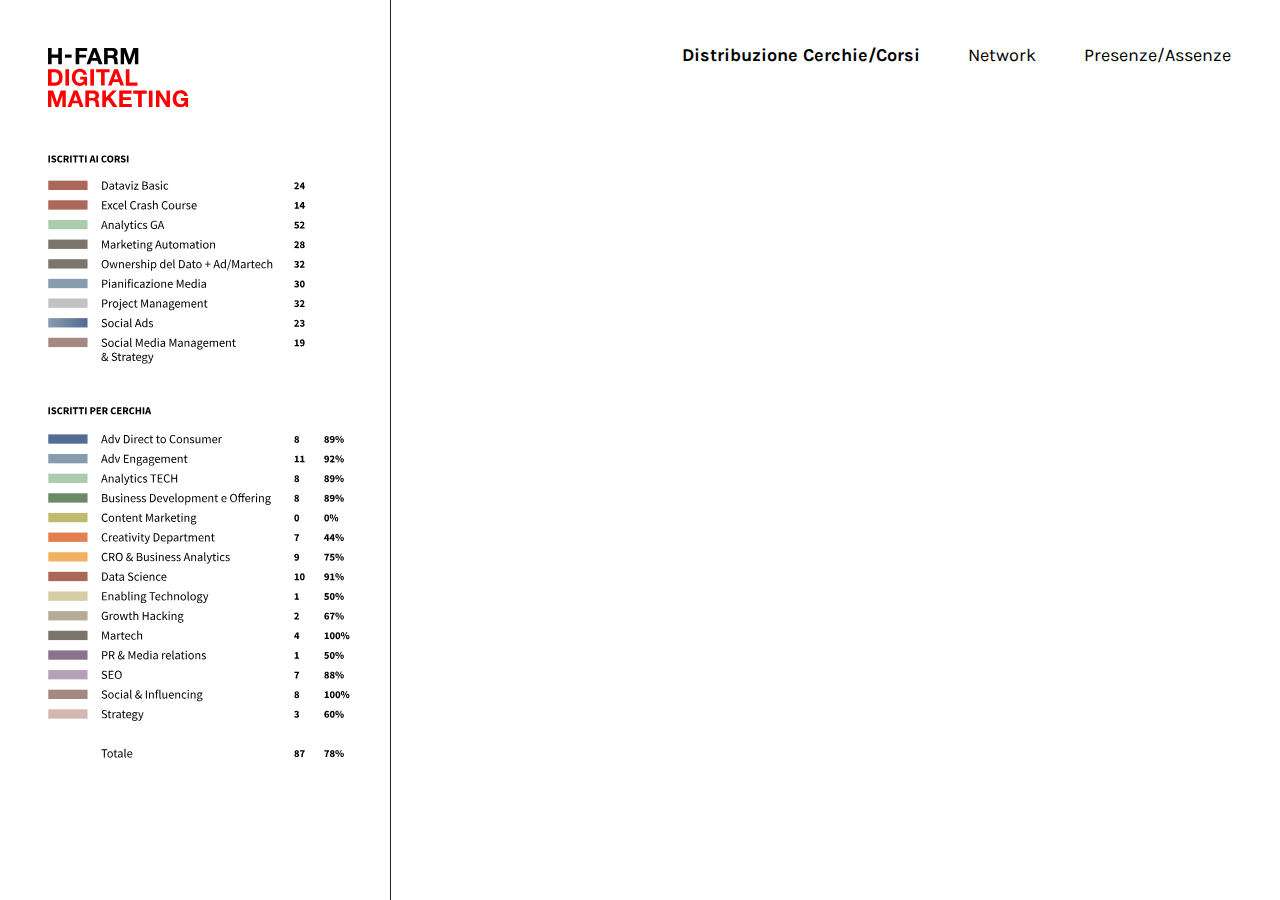
<file: formazione-alluvial.html>
<!doctype html>
<html lang="it">

<head>
    <!-- Required meta tags -->
    <meta charset="utf-8">
    <meta http-equiv="X-UA-Compatible" content="IE=edge">
    <meta name="viewport" content="width=device-width, initial-scale=1, shrink-to-fit=no">

    <meta name="description" content="Dashboard che mira a visualizzare i dati relativi alle giornate di formazione." />

    <meta property="og:title" content="HDM · Formazione">
    <meta property="og:image" content="https://h-farm-digital-marketing.github.io/cover-formazione.jpg">

    <meta name="robots" content="index,follow" />
    <meta name="twitter:card" content="summary_large_image">
    <meta name="twitter:title" content="HDM · Formazione">
    <meta name="twitter:image" content="https://h-farm-digital-marketing.github.io/cover-formazione.jpg">

    <meta name="author" content="H-Farm Digital Marketing, H-Farm">
    <meta name="copyright" content="H-Farm Digital Marketing, H-Farm" />

    <link rel="icon" href="./favicon.png" type="image/png" />

    <!-- Bootstrap CSS -->
    <link rel="stylesheet" href="https://stackpath.bootstrapcdn.com/bootstrap/4.3.1/css/bootstrap.min.css"
        integrity="sha384-ggOyR0iXCbMQv3Xipma34MD+dH/1fQ784/j6cY/iJTQUOhcWr7x9JvoRxT2MZw1T" crossorigin="anonymous">

    <!-- CSS -->
    <link rel="stylesheet" href="./css/home.css">
    <link rel="stylesheet" href="./css/formazione.css">

    <!-- jQuery first, then Popper.js, then Bootstrap JS -->
    <script src="https://code.jquery.com/jquery-3.4.0.min.js" type="text/javascript"></script>
    <script src="https://code.jquery.com/jquery-3.3.1.slim.min.js"
        integrity="sha384-q8i/X+965DzO0rT7abK41JStQIAqVgRVzpbzo5smXKp4YfRvH+8abtTE1Pi6jizo"
        crossorigin="anonymous"></script>

    <link rel="preconnect" href="https://fonts.gstatic.com">
    <link
        href="https://fonts.googleapis.com/css2?family=Work+Sans:ital,wght@0,100;0,200;0,300;0,400;0,500;0,600;0,700;0,800;0,900;1,100;1,200;1,300;1,400;1,500;1,600;1,700;1,800;1,900&display=swap"
        rel="stylesheet">
    <link href="https://fonts.googleapis.com/css?family=Karla:100,400,400i,700,700i" rel="stylesheet">
    <title>HDM · Formazione</title>
</head>

<body>

    <!-- Site -->

    <div class="row dashboard-container">
        <div class="col line">
            <ul class="nav justify-content-between">
                <li class="nav-item">
                    <a href="https://h-farm-digital-marketing.github.io/"><img class="logo" src="./assets/Logo_hdm.svg"
                            alt="Logo"></a>
                </li>
            </ul>

            <img class="legenda" src="./assets/Legenda.svg" alt="Logo">
        </div>

        <div class="col">
            <ul class="nav justify-content-end">
                <li class="nav-item nav-right">
                    <a class="nav-link" href="./formazione-alluvial"><b>Distribuzione Cerchie/Corsi</b></a><a class="nav-link"
                        href="./formazione-network">Network</a><a class="nav-link" href="./formazione-bars">Presenze/Assenze</a>
                </li>
            </ul>

            <div class="row">
                <div class="col viz">
                    <iframe src='https://flo.uri.sh/visualisation/6566293/embed' title='Interactive or visual content'
                        class='flourish-embed-iframe' frameborder='0' scrolling='no' style='width:95%;height:85vh;'
                        sandbox='allow-same-origin allow-forms allow-scripts allow-downloads allow-popups allow-popups-to-escape-sandbox allow-top-navigation-by-user-activation'></iframe>
                    <div style='width:95%!;margin-top:0px!important;text-align:right!important;'>
                    </div>
                </div>
            </div>
        </div>
</body>

</html>
</file>
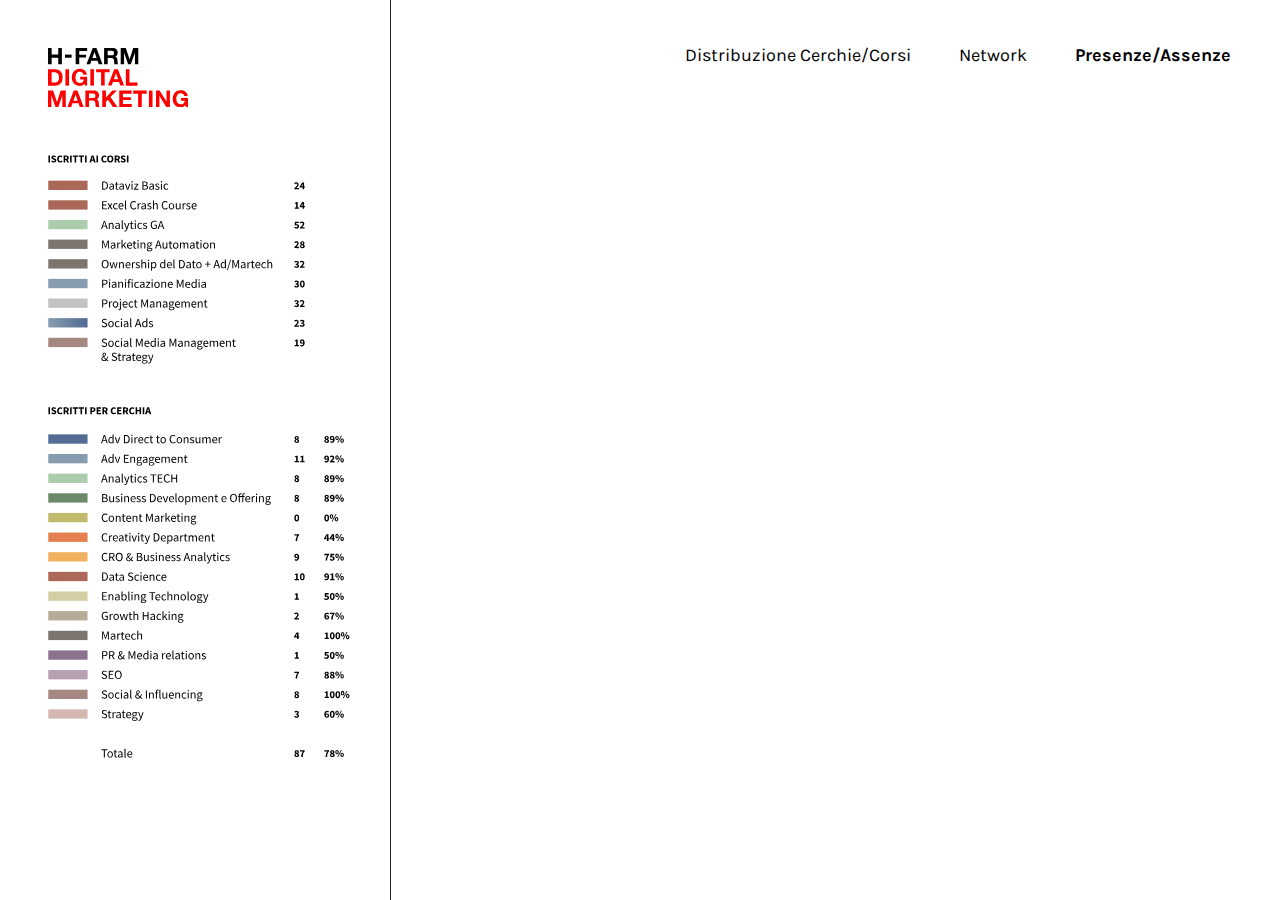
<file: formazione-bars.html>
<!doctype html>
<html lang="it">

<head>
    <!-- Required meta tags -->
    <meta charset="utf-8">
    <meta http-equiv="X-UA-Compatible" content="IE=edge">
    <meta name="viewport" content="width=device-width, initial-scale=1, shrink-to-fit=no">

    <meta name="description" content="Dashboard che mira a visualizzare i dati relativi alle giornate di formazione." />

    <meta property="og:title" content="HDM · Formazione">
    <meta property="og:image" content="https://h-farm-digital-marketing.github.io/cover-formazione.jpg">

    <meta name="robots" content="index,follow" />
    <meta name="twitter:card" content="summary_large_image">
    <meta name="twitter:title" content="HDM · Formazione">
    <meta name="twitter:image" content="https://h-farm-digital-marketing.github.io/cover-formazione.jpg">

    <meta name="author" content="H-Farm Digital Marketing, H-Farm">
    <meta name="copyright" content="H-Farm Digital Marketing, H-Farm" />

    <link rel="icon" href="./favicon.png" type="image/png" />

    <!-- Bootstrap CSS -->
    <link rel="stylesheet" href="https://stackpath.bootstrapcdn.com/bootstrap/4.3.1/css/bootstrap.min.css"
        integrity="sha384-ggOyR0iXCbMQv3Xipma34MD+dH/1fQ784/j6cY/iJTQUOhcWr7x9JvoRxT2MZw1T" crossorigin="anonymous">

    <!-- CSS -->
    <link rel="stylesheet" href="./css/home.css">
    <link rel="stylesheet" href="./css/formazione.css">

    <!-- jQuery first, then Popper.js, then Bootstrap JS -->
    <script src="https://code.jquery.com/jquery-3.4.0.min.js" type="text/javascript"></script>
    <script src="https://code.jquery.com/jquery-3.3.1.slim.min.js"
        integrity="sha384-q8i/X+965DzO0rT7abK41JStQIAqVgRVzpbzo5smXKp4YfRvH+8abtTE1Pi6jizo"
        crossorigin="anonymous"></script>

    <link rel="preconnect" href="https://fonts.gstatic.com">
    <link
        href="https://fonts.googleapis.com/css2?family=Work+Sans:ital,wght@0,100;0,200;0,300;0,400;0,500;0,600;0,700;0,800;0,900;1,100;1,200;1,300;1,400;1,500;1,600;1,700;1,800;1,900&display=swap"
        rel="stylesheet">
    <link href="https://fonts.googleapis.com/css?family=Karla:100,400,400i,700,700i" rel="stylesheet">
    <title>HDM · Formazione</title>
</head>

<body>

    <!-- Site -->

    <div class="row dashboard-container">
        <div class="col line">
            <ul class="nav justify-content-between">
                <li class="nav-item">
                    <a href="https://h-farm-digital-marketing.github.io/"><img class="logo" src="./assets/Logo_hdm.svg"
                            alt="Logo"></a>
                </li>
            </ul>

            <img class="legenda" src="./assets/Legenda.svg" alt="Logo">
        </div>

        <div class="col">
            <ul class="nav justify-content-end">
                <li class="nav-item nav-right">
                    <a class="nav-link" href="./formazione-alluvial">Distribuzione Cerchie/Corsi</a><a class="nav-link"
                        href="./formazione-network">Network</a><a class="nav-link" href="./formazione-bars"><b>Presenze/Assenze</b></a>
                </li>
            </ul>

            <div class="row">
                <div class="col viz bars">

                    <iframe src='https://flo.uri.sh/visualisation/6579821/embed' title='Interactive or visual content'
                        class='flourish-embed-iframe' frameborder='0' scrolling='no' style='width:95%;height:85vh;'
                        sandbox='allow-same-origin allow-forms allow-scripts allow-downloads allow-popups allow-popups-to-escape-sandbox allow-top-navigation-by-user-activation'></iframe>
                    <div style='width:95%!;margin-top:0px!important;text-align:right!important;'></div>
                </div>
            </div>
        </div>
</body>

</html>
</file>
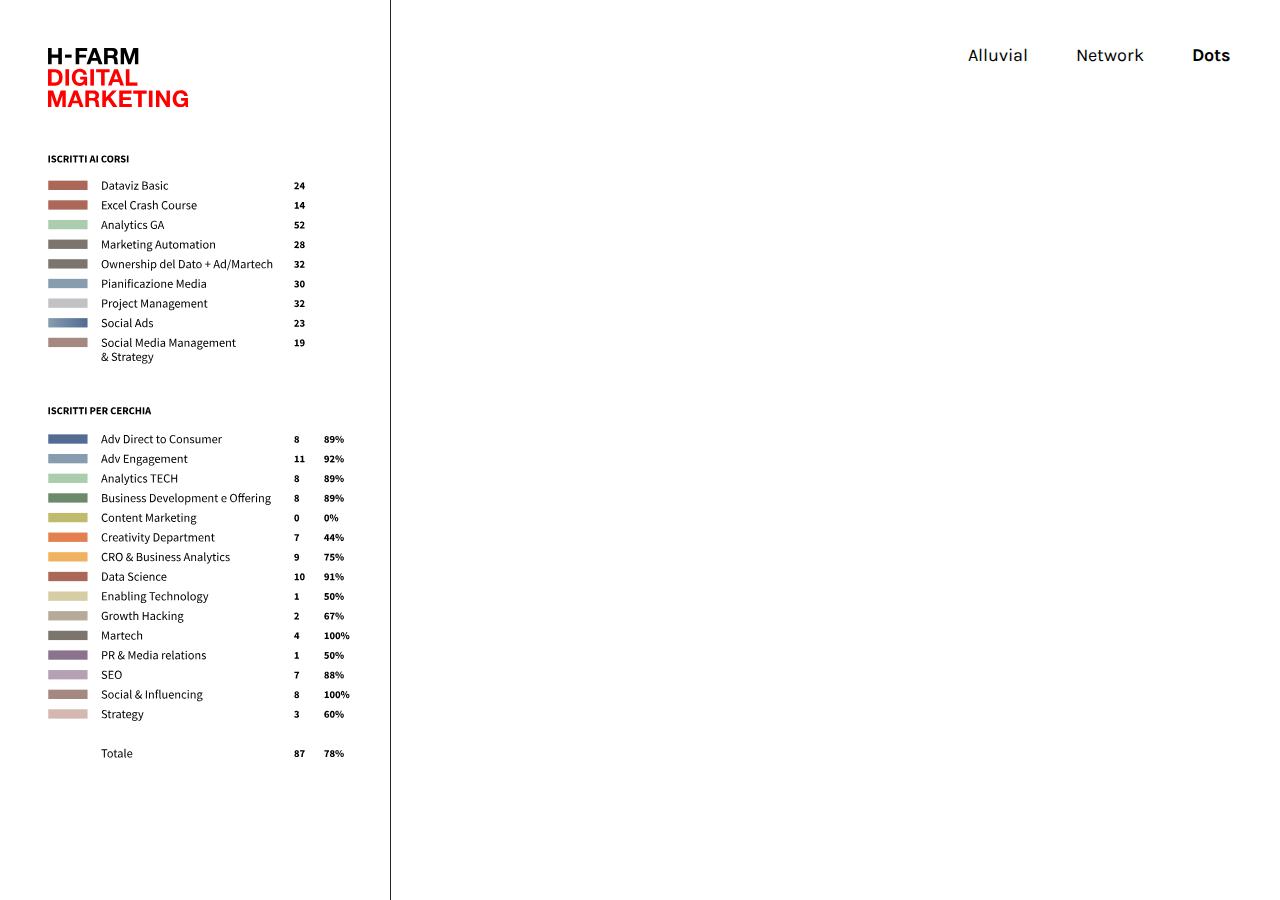
<file: formazione-dots.html>
<!doctype html>
<html lang="it">

<head>
    <!-- Required meta tags -->
    <meta charset="utf-8">
    <meta http-equiv="X-UA-Compatible" content="IE=edge">
    <meta name="viewport" content="width=device-width, initial-scale=1, shrink-to-fit=no">

    <meta name="description" content="Dashboard che mira a visualizzare i dati relativi alle giornate di formazione." />

    <meta property="og:title" content="HDM · Formazione">
    <meta property="og:image" content="https://h-farm-digital-marketing.github.io/cover-formazione.jpg">

    <meta name="robots" content="index,follow" />
    <meta name="twitter:card" content="summary_large_image">
    <meta name="twitter:title" content="HDM · Formazione">
    <meta name="twitter:image" content="https://h-farm-digital-marketing.github.io/cover-formazione.jpg">

    <meta name="author" content="H-Farm Digital Marketing, H-Farm">
    <meta name="copyright" content="H-Farm Digital Marketing, H-Farm" />

    <link rel="icon" href="./favicon.png" type="image/png" />

    <!-- Bootstrap CSS -->
    <link rel="stylesheet" href="https://stackpath.bootstrapcdn.com/bootstrap/4.3.1/css/bootstrap.min.css"
        integrity="sha384-ggOyR0iXCbMQv3Xipma34MD+dH/1fQ784/j6cY/iJTQUOhcWr7x9JvoRxT2MZw1T" crossorigin="anonymous">

    <!-- CSS -->
    <link rel="stylesheet" href="./css/home.css">
    <link rel="stylesheet" href="./css/formazione.css">

    <!-- jQuery first, then Popper.js, then Bootstrap JS -->
    <script src="https://code.jquery.com/jquery-3.4.0.min.js" type="text/javascript"></script>
    <script src="https://code.jquery.com/jquery-3.3.1.slim.min.js"
        integrity="sha384-q8i/X+965DzO0rT7abK41JStQIAqVgRVzpbzo5smXKp4YfRvH+8abtTE1Pi6jizo"
        crossorigin="anonymous"></script>

    <link rel="preconnect" href="https://fonts.gstatic.com">
    <link
        href="https://fonts.googleapis.com/css2?family=Work+Sans:ital,wght@0,100;0,200;0,300;0,400;0,500;0,600;0,700;0,800;0,900;1,100;1,200;1,300;1,400;1,500;1,600;1,700;1,800;1,900&display=swap"
        rel="stylesheet">
    <link href="https://fonts.googleapis.com/css?family=Karla:100,400,400i,700,700i" rel="stylesheet">
    <title>HDM · Formazione</title>
</head>

<body>
    
    <!-- Site -->

    <div class="row dashboard-container">
        <div class="col line">
            <ul class="nav justify-content-between">
                <li class="nav-item">
                    <a href="https://h-farm-digital-marketing.github.io/"><img class="logo" src="./assets/Logo_hdm.svg"
                            alt="Logo"></a>
                </li>
            </ul>

            <img class="legenda" src="./assets/Legenda.svg" alt="Logo">
        </div>

        <div class="col">
            <ul class="nav justify-content-end">
                <li class="nav-item nav-right">
                    <a class="nav-link" href="./formazione-alluvial">Alluvial</a><a class="nav-link"
                        href="./formazione-network">Network</a><a class="nav-link" href="./formazione-dots"><b>Dots</b></a>
                </li>
            </ul>

            <div class="row">
                <div class="col viz">
                    <iframe src='https://flo.uri.sh/visualisation/6566619/embed' title='Interactive or visual content'
                        class='flourish-embed-iframe' frameborder='0' scrolling='no' style='width:95%;height:85vh;'
                        sandbox='allow-same-origin allow-forms allow-scripts allow-downloads allow-popups allow-popups-to-escape-sandbox allow-top-navigation-by-user-activation'></iframe>
                    <div style='width:95%!;margin-top:0px!important;text-align:right!important;'>
                    </div>
                </div>
            </div>
        </div>
</body>

</html>
</file>
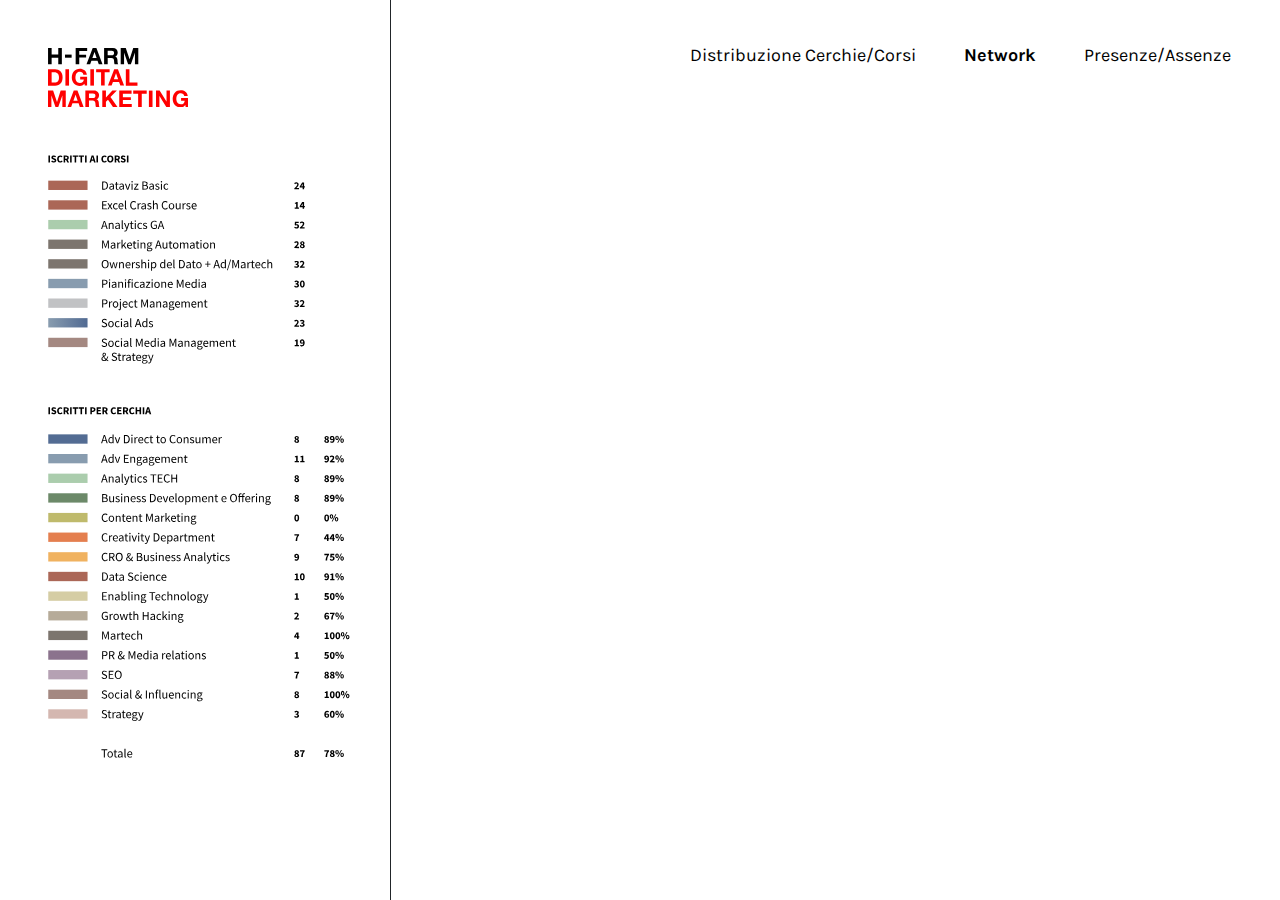
<file: formazione-network.html>
<!doctype html>
<html lang="it">

<head>
    <!-- Required meta tags -->
    <meta charset="utf-8">
    <meta http-equiv="X-UA-Compatible" content="IE=edge">
    <meta name="viewport" content="width=device-width, initial-scale=1, shrink-to-fit=no">

    <meta name="description"
        content="Dashboard che mira a visualizzare i dati relativi alle giornate di formazione." />

    <meta property="og:title" content="HDM · Formazione">
    <meta property="og:image" content="https://h-farm-digital-marketing.github.io/cover-formazione.jpg">

    <meta name="robots" content="index,follow" />
    <meta name="twitter:card" content="summary_large_image">
    <meta name="twitter:title" content="HDM · Formazione">
    <meta name="twitter:image" content="https://h-farm-digital-marketing.github.io/cover-formazione.jpg">

    <meta name="author" content="H-Farm Digital Marketing, H-Farm">
    <meta name="copyright" content="H-Farm Digital Marketing, H-Farm" />

    <link rel="icon" href="./favicon.png" type="image/png" />

    <!-- Bootstrap CSS -->
    <link rel="stylesheet" href="https://stackpath.bootstrapcdn.com/bootstrap/4.3.1/css/bootstrap.min.css"
        integrity="sha384-ggOyR0iXCbMQv3Xipma34MD+dH/1fQ784/j6cY/iJTQUOhcWr7x9JvoRxT2MZw1T" crossorigin="anonymous">

    <!-- CSS -->
    <link rel="stylesheet" href="./css/home.css">
    <link rel="stylesheet" href="./css/formazione.css">

    <!-- jQuery first, then Popper.js, then Bootstrap JS -->
    <script src="https://code.jquery.com/jquery-3.4.0.min.js" type="text/javascript"></script>
    <script src="https://code.jquery.com/jquery-3.3.1.slim.min.js"
        integrity="sha384-q8i/X+965DzO0rT7abK41JStQIAqVgRVzpbzo5smXKp4YfRvH+8abtTE1Pi6jizo"
        crossorigin="anonymous"></script>

        <link rel="preconnect" href="https://fonts.gstatic.com">
        <link href="https://fonts.googleapis.com/css2?family=Work+Sans:ital,wght@0,100;0,200;0,300;0,400;0,500;0,600;0,700;0,800;0,900;1,100;1,200;1,300;1,400;1,500;1,600;1,700;1,800;1,900&display=swap" rel="stylesheet">
        <link href="https://fonts.googleapis.com/css?family=Karla:100,400,400i,700,700i" rel="stylesheet">
    <title>HDM · Formazione</title>
</head>

<body>

    <!-- Site -->

    <div class="row dashboard-container">
        <div class="col line">
            <ul class="nav justify-content-between">
                <li class="nav-item">
                    <a href="https://h-farm-digital-marketing.github.io/"><img class="logo" src="./assets/Logo_hdm.svg"
                            alt="Logo"></a>
                </li>
            </ul>

            <img class="legenda" src="./assets/Legenda.svg" alt="Logo">
        </div>

        <div class="col">
            <ul class="nav justify-content-end">
                <li class="nav-item nav-right">
                    <a class="nav-link" href="./formazione-alluvial">Distribuzione Cerchie/Corsi</a><a class="nav-link"
                        href="./formazione-network"><b>Network</b></a><a class="nav-link" href="./formazione-bars">Presenze/Assenze</a>
                </li>
            </ul>

            <div class="row">
                <div class="col viz">
                    <iframe src='https://flo.uri.sh/visualisation/6518982/embed'
                        title='Interactive or visual content' class='flourish-embed-iframe' frameborder='0'
                        scrolling='no' style='width:95%;height:85vh;'
                        sandbox='allow-same-origin allow-forms allow-scripts allow-downloads allow-popups allow-popups-to-escape-sandbox allow-top-navigation-by-user-activation'></iframe>
                    <div style='width:95%!;margin-top:0px!important;text-align:right!important;'>
                    </div>
                </div>
            </div>
        </div>
</body>

</html>
</file>
<file: css/home.css>
.nav {
  margin: 48px;
}

.nav-right {
  display: inline-flex;
}

.nav-link {
  font-family: "Karla";
  font-size: 18px;
  color: #000000;
  font-weight: 400;
  transition-duration: 0.5s;
  -webkit-transition-duration: 0.5s;
  -o-transition-duration: 0.5s;
  -moz-transition-duration: 0.5s;
  margin-left: 48px;
  align-content: flex-end;
  padding: 0;
  margin-top: -4px;
}

.nav-link:hover {
  color: #ff0000;
}

.logo {
  width: 140px;
}

.menu-container {
  margin: 250px 0 0 0;
}

.ultima{
  margin-bottom: 200px;
}

/*MENU*/

.menu-hover {
  cursor: pointer;
  margin: 0 22% 0 15%;
  transition-duration: 0.5s;
  -webkit-transition-duration: 0.5s;
  -o-transition-duration: 0.5s;
  -moz-transition-duration: 0.5s;
  color: #000000;
}

.menu-hover:hover {
  transform: translate(30px, 0);
  color: #ff0000;
}

.menu-voce {
  margin: 80px 0% 80px 0%;
  display: flex;
  position: relative;
}

.testo-medium {
  width: 100%;
  left: 150px;
  position: relative;
}

.testo-small-l {
  font-family: "Karla";
  font-size: 16px;
  font-weight: 400;
  align-content: flex-start;
  position: absolute;
  bottom: 10px;
  left: 0;
}

.testo-small-r {
  font-family: "Karla";
  font-size: 16px;
  font-weight: 400;
  align-content: flex-end;
  position: absolute;
  bottom: 10px;
  right: 0;
}

.riga {
  border-top: 1px solid;
}

a {
  font-family: "Karla";
  font-weight: bold;
  font-size: 40px;
  line-height: normal;
  color: #000000;
}

a:hover {
  text-decoration: none;
  color: #ff0000;
}

/*MOBILE*/

@media (max-width: 1000px) {
  .menu-hover {
    margin: 0 48px 0 48px;
  }
  
  .testo-medium {
    left: 100px;
  }

  .testo-small-l {
    font-size: 14px;
  }

  .testo-small-r {
    font-size: 14px;
  }

  a {
    font-size: 30px;
  }
}

@media (max-width: 600px) {
  .nav {
    margin: 24px;
  }

  .menu-hover {
    margin: 0 24px 0 24px;
  }

  .testo-medium {
    left: 0px;
  }

  .testo-small-l {
    font-size: 14px;
    align-content: unset;
    position: relative;
    bottom: 0;
    left: 0;
    margin-bottom: 16px;
  }

  .testo-small-r {
    font-size: 14px;
    align-content: unset;
    position: relative;
    bottom: 0;
    left: 0;
    margin-top: 16px;
  }

  a {
    font-size: 28px;
  }

  .logo {
    width: 80px;
  }

  .menu-container {
    margin: 100px 0 0 0;
  }

  .nav-link {
    font-size: 14px;
    margin-left: 36px;
  }

  .menu-voce {
    display: inline-block;
    margin: 40px 0% 40px 0%;
  }

}
</file>
<file: css/formazione.css>
body{
    overflow-x: hidden;
}

.col, .row{
}

.line{
    border-right: 1px solid;
    max-width: 24%;
}

.dashboard-container{
    height: 100vh;
    border-right: 1px solid;
}

.viz{
    padding: 0px;
}

.bars{
    margin-top: -30px;
}

.legenda{
    margin: 0px 24px 48px 48px;
}

.bottone{
    font-family: 'Source Sans Pro', sans-serif;
    font-weight: 400;
    border-right: 1px solid;
    border-bottom: 1px solid;
    padding: 40px 0px;
    height: 100%;
    text-align: center;
}

@media (max-width: 1600px) {

    .line{
        max-width: 28%;
    }
  
  }
  
  @media (max-width: 1400px) {

    .line{
        max-width: 31%;
    }
  
  }
  
  @media (max-width: 1100px) {

    .line{
        max-width: 35%;
    }

    .nav-right{
        display: block;
        text-align: right;
    }

    .nav-link{
        padding-bottom: 10px;
    }
  
  }
  

  @media (max-width: 600px) {

    body{
        overflow:auto;
    }

    .legenda{
        margin: 80px 24px 48px 24px;
    }

    .line{
        max-width: 100%;
        border-bottom: 1px solid;
    }

    .dashboard-container{
        display: block;
    }

    .viz{
        margin: 24px 24px 100px 24px;
    }

    .nav-right, .logo{
        position: fixed;
        top: 24px;
    }

    .nav{
        color:white;
        background-color: white;
    }

    iframe{
        height: 50vh!important;
    }
  
  }
</file>
